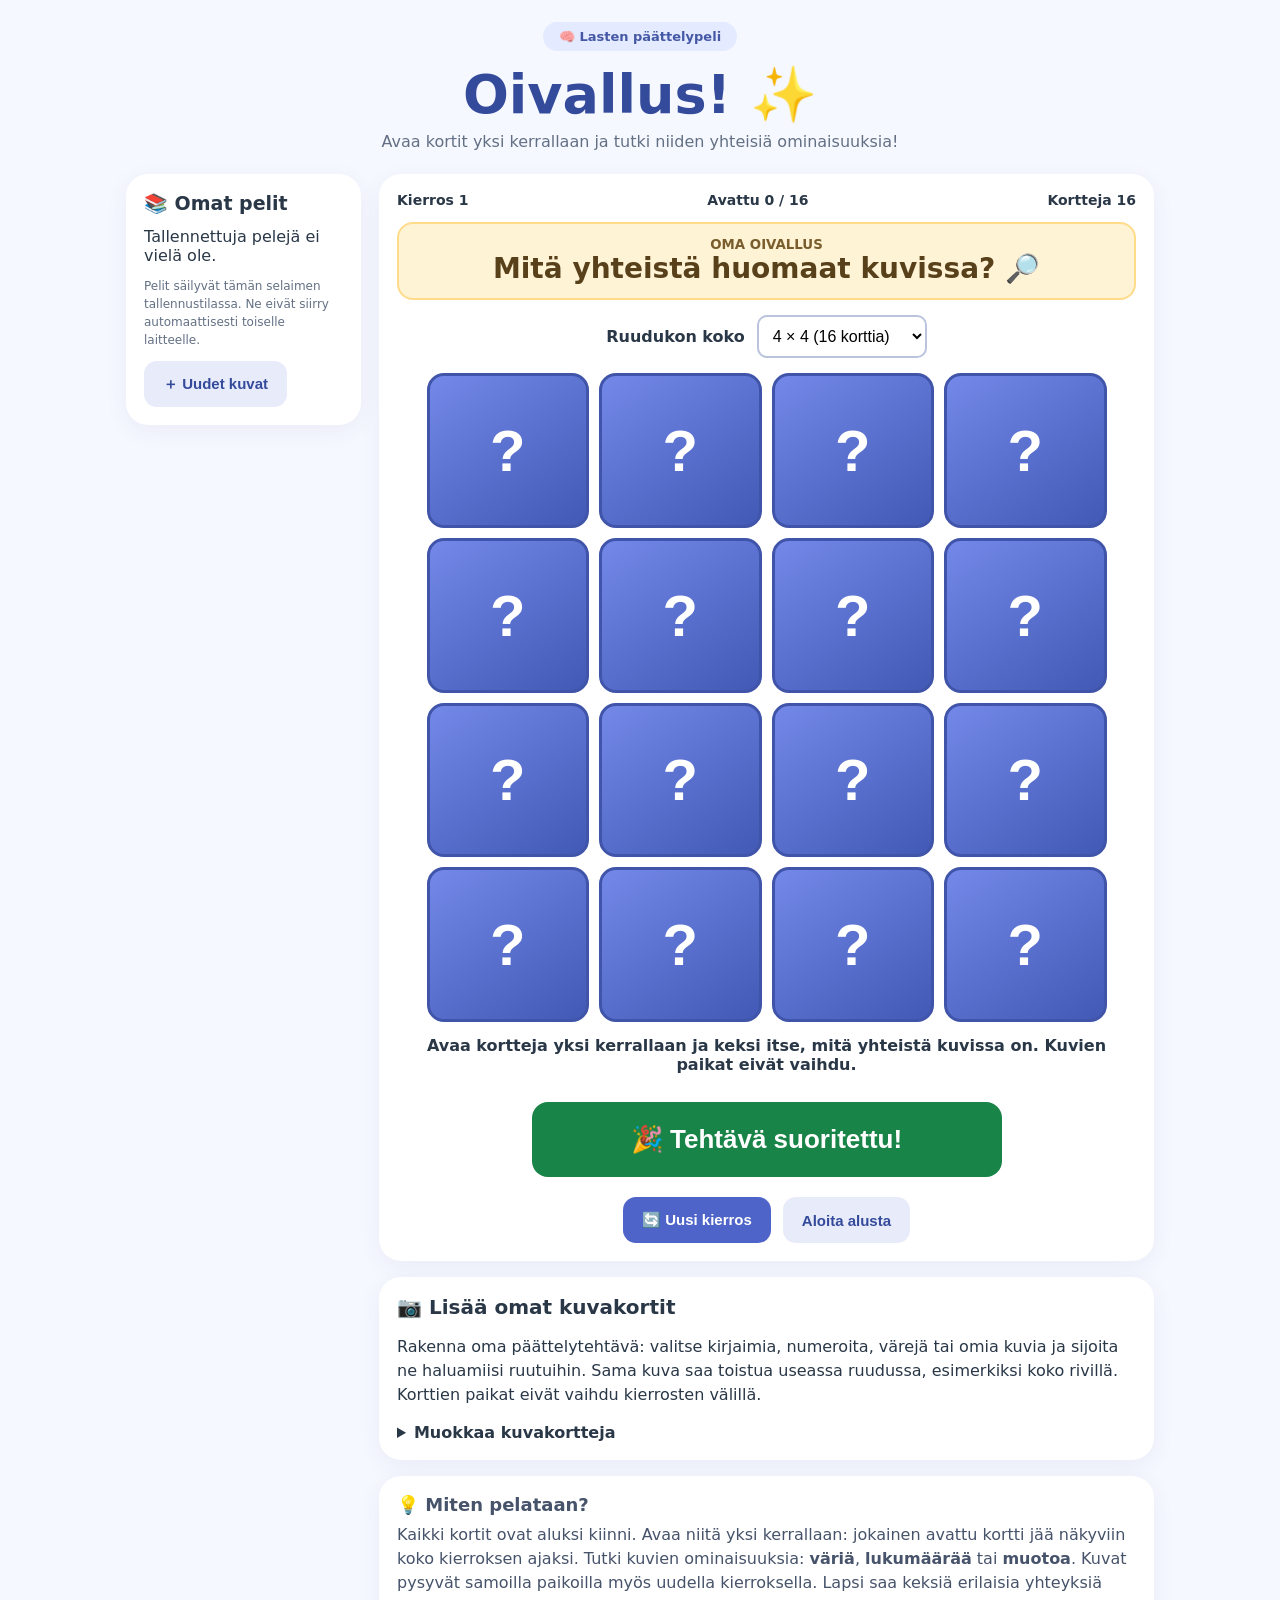
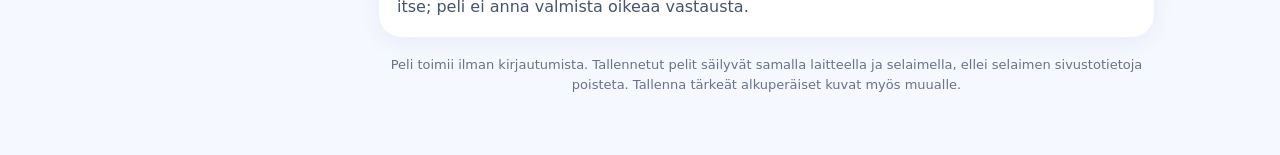
<file: index.html>
<!doctype html>
<html lang="fi">
  <head>
    <meta charset="utf-8" />
    <meta name="viewport" content="width=device-width,initial-scale=1" />
    <title>Oivallus! – lasten päättelypeli</title>
    <link rel="stylesheet" href="css/style.css" />
  </head>
  <body>
    <main>
      <header class="top">
        <span class="badge">🧠 Lasten päättelypeli</span>
        <h1>Oivallus! ✨</h1>
        <p class="intro">
          Avaa kortit yksi kerrallaan ja tutki niiden yhteisiä ominaisuuksia!
        </p>
      </header>
      <div class="layout">
        <aside class="panel library">
          <h2>📚 Omat pelit</h2>
          <div id="savedGames">Tallennettuja pelejä ei vielä ole.</div>
          <p class="library-note">
            Pelit säilyvät tämän selaimen tallennustilassa. Ne eivät siirry
            automaattisesti toiselle laitteelle.
          </p>
          <button class="action secondary" type="button" id="newSet">
            ＋ Uudet kuvat
          </button>
        </aside>
        <div class="maincol">
          <section class="panel">
            <div class="stats">
              <span id="round">Kierros 1</span
              ><span id="pairs">Avattu 0 / 16</span
              ><span id="score">Kortteja 16</span>
            </div>
            <div class="rule" aria-live="polite">
              <small>OMA OIVALLUS</small
              ><strong id="rule">Mitä yhteistä huomaat kuvissa? 🔎</strong>
            </div>
            <div class="gridchoice">
              <label for="gridSize"><b>Ruudukon koko</b></label
              ><select id="gridSize">
                <option value="4x4" selected>4 × 4 (16 korttia)</option>
                <option value="4x6">4 × 6 (24 korttia)</option>
                <option value="3x10">3 × 10 (30 korttia)</option>
              </select>
            </div>
            <div class="board" id="board" aria-label="16 kuvakorttia"></div>
            <div class="feedback" id="feedback" aria-live="polite">
              Avaa kortteja yksi kerrallaan. Jokainen kortti jää näkyviin.
            </div>
        <div class="actions">
        <button
            id="celebrateBtn"
            class="celebrate-button"
            type="button"
         >
        🎉 Tehtävä suoritettu!
        </button>

         <div class="game-buttons">
        <button class="action" id="next" type="button">
        🔄 Uusi kierros
        </button>

        <button class="action secondary" id="reset" type="button">
            Aloita alusta
        </button>
        </div>
        </div>
          </section>
          <section class="panel editor">
            <h2>📷 Lisää omat kuvakortit</h2>
            <p>Rakenna oma päättelytehtävä: valitse kirjaimia, numeroita, värejä tai omia kuvia ja sijoita ne haluamiisi ruutuihin. Sama kuva saa toistua useassa ruudussa, esimerkiksi koko rivillä. Korttien paikat eivät vaihdu kierrosten välillä.</p>
            <details id="editor">
              <summary><b>Muokkaa kuvakortteja</b></summary>
              <p>
                <label for="setName"><b>Anna pelille nimi</b></label
                ><input
                  id="setName"
                  type="text"
                  maxlength="60"
                  value="Oma kuvapeli"
                  placeholder="Esim. Eläinkortit"
                />
              </p>
              <p>
                <label for="customRule"><b>Ohjaajan oma muistiinpano (valinnainen)</b></label
                ><input
                  id="customRule"
                  type="text"
                  maxlength="90"
                  value="Vapaa päättely"
                  placeholder="Esim. Keskustelkaa väreistä ja muodoista"
                />
              </p>
              <div class="editor-tools"><label for="itemType"><b>Lisää korttikuva</b></label><select id="itemType"><option value="letter">Kirjain</option><option value="number">Numero</option><option value="color">Väri</option><option value="image">Oma kuva</option></select><label for="itemValue"><b>Kirjain tai numero</b></label><input id="itemValue" value="A" maxlength="12"/><label for="itemColor"><b>Väri</b></label><input id="itemColor" type="color" value="#e35b64"/><label for="itemFile"><b>Oma kuvatiedosto</b></label><input id="itemFile" type="file" accept="image/*"/><p class="note">Valitse sisältö ja napsauta ruutua. Voit myös vetää valmiin ruudun sisällön toiseen ruutuun tai käyttää samaa sisältöä useaan ruutuun. Tyhjennä ruutu hiiren oikealla painikkeella.</p></div><div id="uploadRows" class="editor-board"></div>
              <div class="actions">
                <button class="action" type="button" id="useCustom">
                  💾 Tallenna ja pelaa</button
                ><button class="action secondary" type="button" id="useDemo">
                  Palaa esimerkkikortteihin
                </button>
              </div>
              <p id="uploadStatus" class="note" aria-live="polite">
                Kuvat tallennetaan vain tämän selaimen paikalliseen
                tietokantaan. Niitä ei lähetetä palvelimelle.
              </p>
            </details>
          </section>
          <section class="panel how">
            <h2>💡 Miten pelataan?</h2>
            <p>
              Kaikki kortit ovat aluksi kiinni. Avaa niitä yksi kerrallaan:
              jokainen avattu kortti jää näkyviin koko kierroksen ajaksi. Tutki
              kuvien ominaisuuksia: <b>väriä</b>, <b>lukumäärää</b> tai
              <b>muotoa</b>. Kuvat pysyvät samoilla paikoilla myös uudella kierroksella.
              Lapsi saa keksiä erilaisia yhteyksiä itse; peli ei anna valmista oikeaa vastausta.
            </p>
          </section>
          <p class="hint">
            Peli toimii ilman kirjautumista. Tallennetut pelit säilyvät samalla
            laitteella ja selaimella, ellei selaimen sivustotietoja poisteta.
            Tallenna tärkeät alkuperäiset kuvat myös muualle.
          </p>
        </div>
      </div>
    </main>
    <script src="js/script.js"></script>
  </body>
</html>
</file>
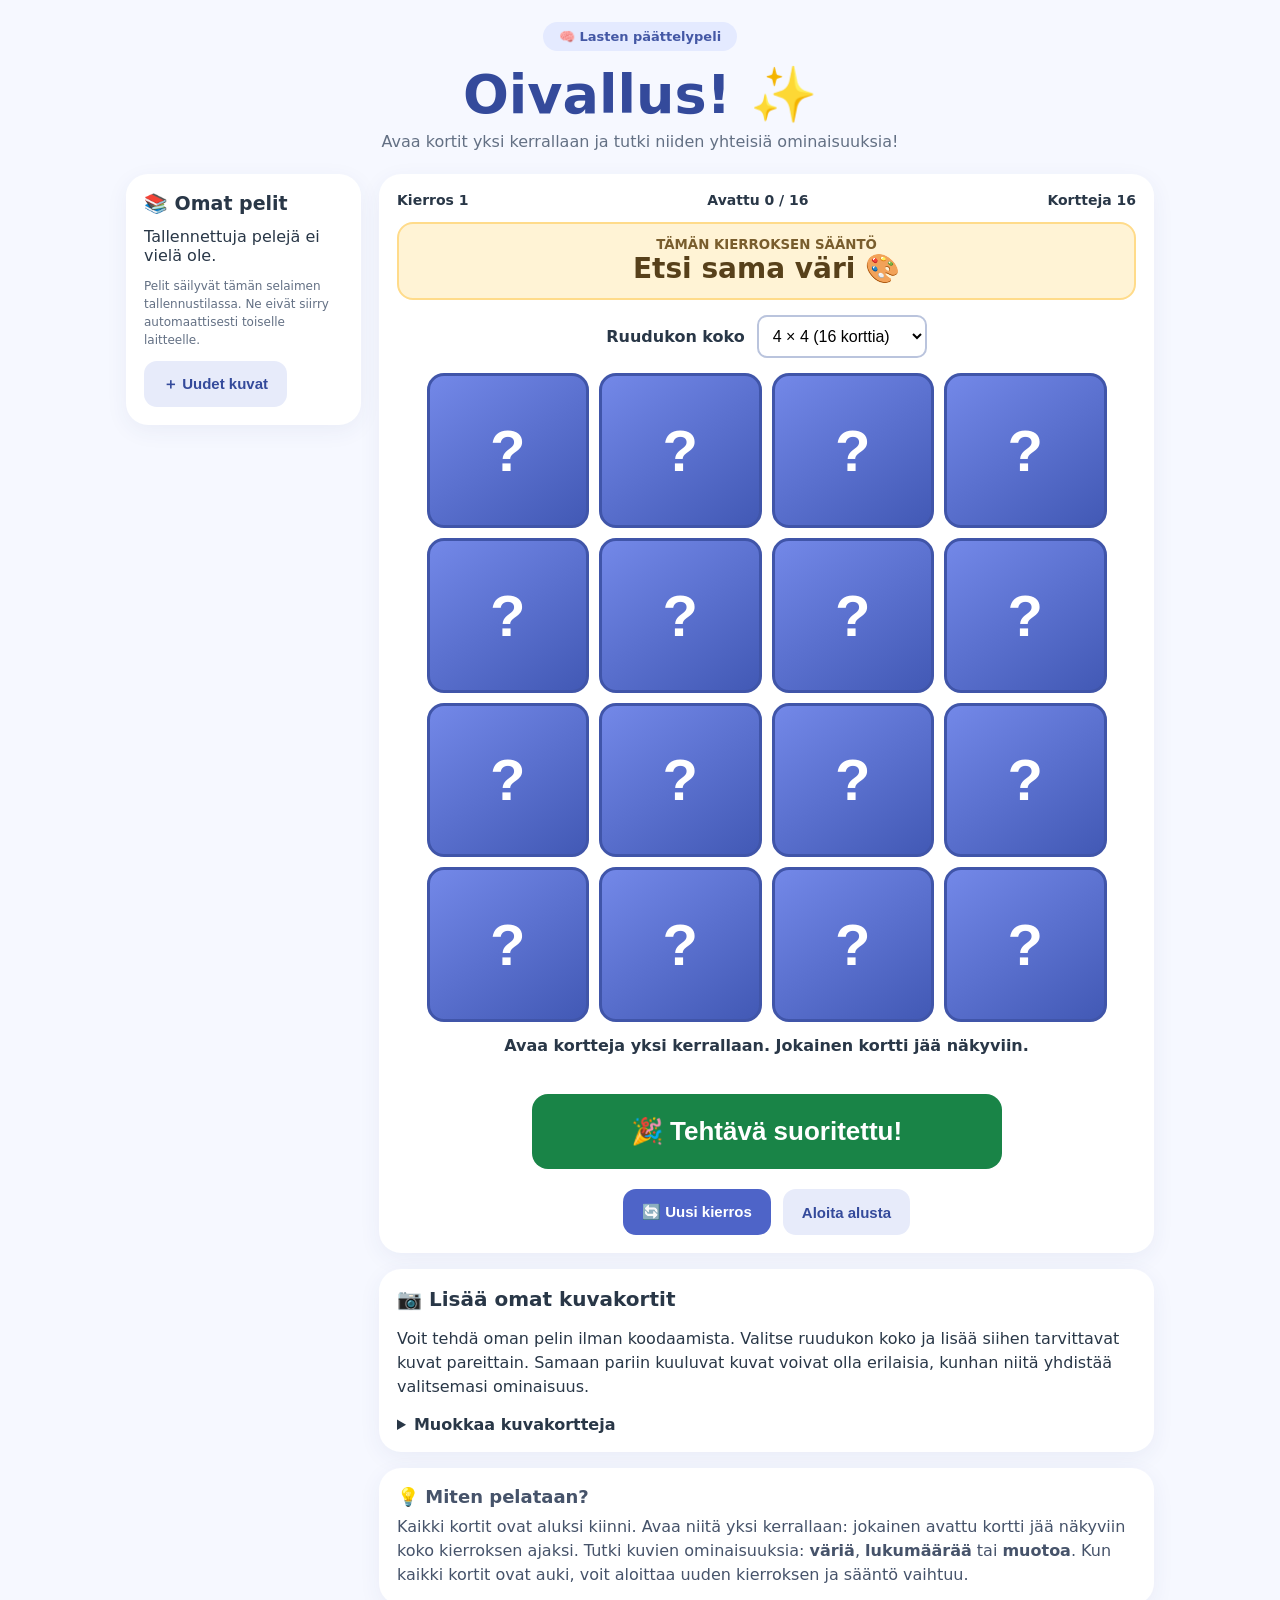
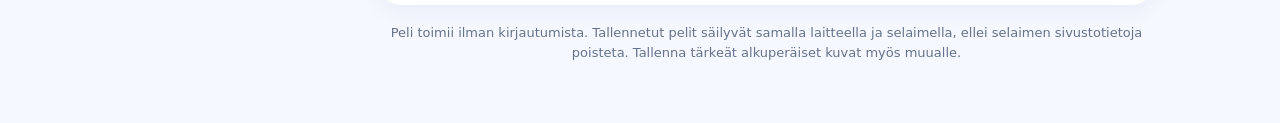
<file: oivalluspeli/index.html>
<!doctype html>
<html lang="fi">
  <head>
    <meta charset="utf-8" />
    <meta name="viewport" content="width=device-width,initial-scale=1" />
    <title>Oivallus! – lasten päättelypeli</title>
    <link rel="stylesheet" href="css/style.css" />
  </head>
  <body>
    <main>
      <header class="top">
        <span class="badge">🧠 Lasten päättelypeli</span>
        <h1>Oivallus! ✨</h1>
        <p class="intro">
          Avaa kortit yksi kerrallaan ja tutki niiden yhteisiä ominaisuuksia!
        </p>
      </header>
      <div class="layout">
        <aside class="panel library">
          <h2>📚 Omat pelit</h2>
          <div id="savedGames">Tallennettuja pelejä ei vielä ole.</div>
          <p class="library-note">
            Pelit säilyvät tämän selaimen tallennustilassa. Ne eivät siirry
            automaattisesti toiselle laitteelle.
          </p>
          <button class="action secondary" type="button" id="newSet">
            ＋ Uudet kuvat
          </button>
        </aside>
        <div class="maincol">
          <section class="panel">
            <div class="stats">
              <span id="round">Kierros 1</span
              ><span id="pairs">Avattu 0 / 12</span
              ><span id="score">Kortteja 12</span>
            </div>
            <div class="rule" aria-live="polite">
              <small>TÄMÄN KIERROKSEN SÄÄNTÖ</small
              ><strong id="rule">Etsi sama väri 🎨</strong>
            </div>
            <div class="gridchoice">
              <label for="gridSize"><b>Ruudukon koko</b></label
              ><select id="gridSize">
                <option value="4x4" selected>4 × 4 (16 korttia)</option>
                <option value="4x6">4 × 6 (24 korttia)</option>
                <option value="3x10">3 × 10 (30 korttia)</option>
              </select>
            </div>
            <div class="board" id="board" aria-label="12 kuvakorttia"></div>
            <div class="feedback" id="feedback" aria-live="polite">
              Avaa kortteja yksi kerrallaan. Jokainen kortti jää näkyviin.
            </div>
        <div class="actions">
        <button
            id="celebrateBtn"
            class="celebrate-button"
            type="button"
         >
        🎉 Tehtävä suoritettu!
        </button>

         <div class="game-buttons">
        <button class="action" id="next" type="button">
        🔄 Uusi kierros
        </button>

        <button class="action secondary" id="reset" type="button">
            Aloita alusta
        </button>
        </div>
        </div>
          </section>
          <section class="panel editor">
            <h2>📷 Lisää omat kuvakortit</h2>
            <p>
              Voit tehdä oman pelin ilman koodaamista. Valitse ruudukon koko ja
              lisää siihen tarvittavat kuvat pareittain. Samaan pariin kuuluvat
              kuvat voivat olla erilaisia, kunhan niitä yhdistää valitsemasi
              ominaisuus.
            </p>
            <details id="editor">
              <summary><b>Muokkaa kuvakortteja</b></summary>
              <p>
                <label for="setName"><b>Anna pelille nimi</b></label
                ><input
                  id="setName"
                  type="text"
                  maxlength="60"
                  value="Oma kuvapeli"
                  placeholder="Esim. Eläinkortit"
                />
              </p>
              <p>
                <label for="customRule"><b>Mitä lapsen pitää etsiä?</b></label
                ><input
                  id="customRule"
                  type="text"
                  maxlength="90"
                  value="Etsi yhteen kuuluvat kuvat 🧩"
                  placeholder="Esim. Etsi sama väri"
                />
              </p>
              <div id="uploadRows"></div>
              <div class="actions">
                <button class="action" type="button" id="useCustom">
                  💾 Tallenna ja pelaa</button
                ><button class="action secondary" type="button" id="useDemo">
                  Palaa esimerkkikortteihin
                </button>
              </div>
              <p id="uploadStatus" class="note" aria-live="polite">
                Kuvat tallennetaan vain tämän selaimen paikalliseen
                tietokantaan. Niitä ei lähetetä palvelimelle.
              </p>
            </details>
          </section>
          <section class="panel how">
            <h2>💡 Miten pelataan?</h2>
            <p>
              Kaikki kortit ovat aluksi kiinni. Avaa niitä yksi kerrallaan:
              jokainen avattu kortti jää näkyviin koko kierroksen ajaksi. Tutki
              kuvien ominaisuuksia: <b>väriä</b>, <b>lukumäärää</b> tai
              <b>muotoa</b>. Kun kaikki kortit ovat auki, voit aloittaa uuden
              kierroksen ja sääntö vaihtuu.
            </p>
          </section>
          <p class="hint">
            Peli toimii ilman kirjautumista. Tallennetut pelit säilyvät samalla
            laitteella ja selaimella, ellei selaimen sivustotietoja poisteta.
            Tallenna tärkeät alkuperäiset kuvat myös muualle.
          </p>
        </div>
      </div>
    </main>
    <script src="js/script.js"></script>
  </body>
</html>
</file>
<file: css/style.css>
:root {
  font-family:
    system-ui,
    -apple-system,
    sans-serif;
  color: #293747;
  background: #f6f8ff;
}
* {
  box-sizing: border-box;
}
body {
  margin: 0;
}
main {
  max-width: 1060px;
  margin: auto;
  padding: 22px 16px 48px;
}
.layout {
  display: grid;
  grid-template-columns: 235px minmax(0, 1fr);
  gap: 18px;
  align-items: start;
}
.maincol {
  min-width: 0;
}
.library {
  position: sticky;
  top: 12px;
}
.library h2 {
  margin: 0 0 12px;
  font-size: 19px;
}
.saved-item {
  display: flex;
  gap: 5px;
  align-items: center;
  margin: 7px 0;
}
.saved-item button {
  border: 0;
  border-radius: 9px;
  padding: 10px;
  cursor: pointer;
  min-height: 42px;
}
.saved-open {
  flex: 1;
  text-align: left;
  background: #e7ebfa;
  color: #344a9b;
  font-weight: 700;
  overflow-wrap: anywhere;
}
.saved-delete {
  background: #fff0f0;
  color: #9b3030;
}
.library-note {
  font-size: 12px;
  color: #637084;
}
.active-set {
  background: #d7f5e5 !important;
  color: #20633e !important;
}
@media (max-width: 700px) {
  .layout {
    grid-template-columns: 1fr;
  }
  .library {
    position: static;
    order: 2;
  }
  .maincol {
    order: 1;
  }
}
.top {
  text-align: center;
}
.badge {
  display: inline-block;
  background: #e4eaff;
  color: #4458a5;
  padding: 7px 16px;
  border-radius: 30px;
  font-weight: 700;
  font-size: 13px;
}
h1 {
  font-size: clamp(34px, 7vw, 54px);
  margin: 12px 0 4px;
  color: #344a9b;
}
p {
  line-height: 1.5;
}
.intro {
  margin: 0 0 20px;
  color: #637084;
}
.panel {
  background: white;
  border-radius: 22px;
  padding: 18px;
  box-shadow: 0 6px 22px #283d7810;
}
.stats {
  display: flex;
  justify-content: space-between;
  gap: 8px;
  font-weight: 750;
  font-size: 14px;
  margin-bottom: 14px;
}
.rule {
  background: #fff3d5;
  border: 2px solid #ffdb8a;
  border-radius: 16px;
  padding: 13px;
  text-align: center;
  margin-bottom: 15px;
}
.rule small {
  display: block;
  color: #795d2d;
  font-weight: 700;
}
.rule strong {
  font-size: clamp(20px, 5vw, 28px);
  color: #57401a;
}
.board {
  display: grid;
  grid-template-columns: repeat(3, minmax(0, 1fr));
  gap: 10px;
  max-width: 680px;
  margin: auto;
}
.card {
  position: relative;
  aspect-ratio: 1.05;
  border: 3px solid #dfe5f2;
  border-radius: 17px;
  background: #fff;
  display: flex;
  align-items: center;
  justify-content: center;
  cursor: pointer;
  transition:
    transform 0.12s,
    border-color 0.12s;
  min-width: 0;
  padding: 5px;
}
.card:focus-visible {
  outline: 4px solid #345ae0;
  outline-offset: 2px;
}
.card:not(.selected):not(.matched) {
  background: linear-gradient(145deg, #7388e8, #4259b5);
  border-color: #4055a9;
}
.card:not(.selected):not(.matched)::before {
  content: "?";
  font-size: clamp(30px, 8vw, 58px);
  font-weight: 900;
  color: white;
}
.card:not(.selected):not(.matched) svg {
  display: none;
}
.card.selected {
  border-color: #6378ed;
  background: #f0f3ff;
  transform: scale(0.97);
}
.card.matched {
  background: #e4f8e8;
  border-color: #6ac08a;
  cursor: default;
}
.card svg,
.card img {
  width: 100%;
  height: 100%;
  object-fit: contain;
  border-radius: 10px;
}
.card:not(.selected):not(.matched) img {
  display: none;
}
.card.matched:after {
  content: "✓";
  position: absolute;
  right: 5px;
  top: 2px;
  font-weight: 900;
  color: #25864d;
  font-size: 20px;
}
.feedback {
  min-height: 48px;
  text-align: center;
  font-weight: 750;
  padding: 14px 3px 4px;
}
.actions {
  display: flex;
  justify-content: center;
  gap: 10px;
  flex-wrap: wrap;
  margin-top: 12px;
}
button.action {
  border: 0;
  border-radius: 13px;
  padding: 13px 19px;
  font-weight: 800;
  font-size: 15px;
  background: #4e64c8;
  color: white;
  cursor: pointer;
  min-height: 46px;
}
.action.secondary {
  background: #e7ebfa;
  color: #344a9b;
}
.hint {
  font-size: 13px;
  color: #66738b;
  text-align: center;
  margin-top: 18px;
}
.how {
  margin-top: 16px;
  color: #46536a;
}
.how h2 {
  font-size: 18px;
  margin: 0 0 8px;
}
.how p {
  margin: 0;
}
.complete {
  color: #207346;
}
@media (max-width: 400px) {
  main {
    padding: 14px 10px;
  }
  .panel {
    padding: 12px;
  }
  .board {
    gap: 7px;
  }
  .card {
    border-radius: 12px;
  }
  .stats {
    font-size: 12px;
  }
}
.gridchoice {
  display: flex;
  align-items: center;
  justify-content: center;
  gap: 12px;
  flex-wrap: wrap;
  margin-bottom: 15px;
}
.gridchoice select {
  font-size: 16px;
  padding: 10px;
  border: 2px solid #bac4dd;
  border-radius: 10px;
  background: white;
}
.board[data-cols="4"] {
  grid-template-columns: repeat(4, minmax(0, 1fr));
}
.board[data-cols="3"] {
  grid-template-columns: repeat(3, minmax(0, 1fr));
}
.editor {
  margin-top: 16px;
}
.editor h2 {
  margin: 0 0 8px;
  font-size: 20px;
}
.editor details {
  margin-top: 12px;
}
.pairrow {
  display: grid;
  grid-template-columns: repeat(2, minmax(0, 1fr));
  gap: 10px;
  padding: 12px 0;
  border-bottom: 1px solid #e3e7f1;
}
.pairrow strong {
  grid-column: 1/-1;
}
.pairrow label {
  font-size: 13px;
  font-weight: 700;
  min-width: 0;
}
.pairrow input {
  display: block;
  width: 100%;
  font-size: 12px;
  margin-top: 5px;
}
.pairrow img {
  display: block;
  max-height: 90px;
  max-width: 100%;
  margin-top: 6px;
}
.editor input[type="text"] {
  width: 100%;
  padding: 10px;
  border: 1px solid #bac4dd;
  border-radius: 10px;
  font-size: 16px;
}
.editor .note {
  font-size: 13px;
  color: #637084;
}
.editor .actions {
  justify-content: flex-start;
}
@media (max-width: 400px) {
  .pairrow {
    gap: 6px;
  }
}
.celebrate-button {
  display: block;
  width: 100%;
  max-width: 420px;
  margin: 20px auto;
  padding: 20px 30px;
  background-color: #198447;
  color: white;
  border: none;
  border-radius: 16px;
  font-size: 24px;
  font-weight: bold;
  cursor: pointer;
}

.celebrate-button:hover {
  background-color: #126b39;
}
/* Pelin painikkeiden asettelu */
.actions {
  display: flex;
  flex-direction: column;
  align-items: center;
  gap: 20px;
  margin-top: 24px;
}

/* Uusi kierros ja Aloita alusta vierekkäin */
.game-buttons {
  display: flex;
  justify-content: center;
  flex-wrap: wrap;
  gap: 12px;
  width: 100%;
}

/* Vihreä juhlapainike */
.celebrate-button {
  display: block;
  width: 100%;
  max-width: 470px;
  padding: 22px 30px;
  margin: 0;
  background-color: #198447;
  color: white;
  border: none;
  border-radius: 16px;
  font-size: 26px;
  font-weight: bold;
  cursor: pointer;
  text-align: center;
}

.celebrate-button:hover {
  background-color: #126b39;
}

/* Koko näytön juhla-animaatio */

.celebration-overlay {
  position: fixed;
  inset: 0;
  z-index: 9999;
  overflow: hidden;
  pointer-events: auto;
  background: rgba(255, 255, 255, 0.12);
}

.celebration-message {
  position: absolute;
  top: 40%;
  left: 50%;
  transform: translate(-50%, -50%);
  width: 90%;
  text-align: center;
  font-size: clamp(30px, 6vw, 65px);
  font-weight: 900;
  color: #198447;
  text-shadow: 2px 3px 0 white;
  z-index: 2;
  animation: celebration-pop 0.7s ease-out;
}

.confetti {
  position: absolute;
  top: -40px;
  width: 16px;
  height: 24px;
  border-radius: 3px;
  animation: confetti-fall 4s linear forwards;
}

.confetti.streamer {
  width: 10px;
  height: 65px;
  border-radius: 50%;
  transform: rotate(20deg);
}

@keyframes confetti-fall {
  0% {
    top: -80px;
    transform: translateY(0) rotate(0deg);
    opacity: 1;
  }

  100% {
    top: 110%;
    transform: translateY(0) rotate(1080deg);
    opacity: 0;
  }
}

@keyframes celebration-pop {
  0% {
    transform: translate(-50%, -50%) scale(0.2);
    opacity: 0;
  }

  70% {
    transform: translate(-50%, -50%) scale(1.15);
    opacity: 1;
  }

  100% {
    transform: translate(-50%, -50%) scale(1);
  }
}

/* Tehtavaeditorin pysyva ruudukko */
.editor-tools{display:grid;gap:9px;margin:16px 0}.editor-tools input,.editor-tools select{max-width:100%;min-width:0}.editor-board{display:grid;gap:8px;margin:16px 0}.editor-cell{aspect-ratio:1;min-width:0;border:2px dashed #b5a8db;border-radius:12px;background:#f7f3ff;display:flex;align-items:center;justify-content:center;font-size:clamp(20px,3vw,38px);cursor:pointer;overflow:hidden}.editor-cell img{width:100%;height:100%;object-fit:contain}.symbol-card{font-size:clamp(24px,4vw,56px);font-weight:800}.color-card{display:block;width:65%;aspect-ratio:1;border-radius:50%;border:2px solid #ffffff55}.editor-cell .color-card{width:65%}.editor-cell:focus-visible{outline:3px solid #6c58c7;outline-offset:2px}

/* Suljettu kortti nayttaa vain CSS:n kysymysmerkin. */
.card:not(.selected):not(.matched) { color: transparent; }
</file>
<file: oivalluspeli/css/style.css>
:root {
  font-family:
    system-ui,
    -apple-system,
    sans-serif;
  color: #293747;
  background: #f6f8ff;
}
* {
  box-sizing: border-box;
}
body {
  margin: 0;
}
main {
  max-width: 1060px;
  margin: auto;
  padding: 22px 16px 48px;
}
.layout {
  display: grid;
  grid-template-columns: 235px minmax(0, 1fr);
  gap: 18px;
  align-items: start;
}
.maincol {
  min-width: 0;
}
.library {
  position: sticky;
  top: 12px;
}
.library h2 {
  margin: 0 0 12px;
  font-size: 19px;
}
.saved-item {
  display: flex;
  gap: 5px;
  align-items: center;
  margin: 7px 0;
}
.saved-item button {
  border: 0;
  border-radius: 9px;
  padding: 10px;
  cursor: pointer;
  min-height: 42px;
}
.saved-open {
  flex: 1;
  text-align: left;
  background: #e7ebfa;
  color: #344a9b;
  font-weight: 700;
  overflow-wrap: anywhere;
}
.saved-delete {
  background: #fff0f0;
  color: #9b3030;
}
.library-note {
  font-size: 12px;
  color: #637084;
}
.active-set {
  background: #d7f5e5 !important;
  color: #20633e !important;
}
@media (max-width: 700px) {
  .layout {
    grid-template-columns: 1fr;
  }
  .library {
    position: static;
    order: 2;
  }
  .maincol {
    order: 1;
  }
}
.top {
  text-align: center;
}
.badge {
  display: inline-block;
  background: #e4eaff;
  color: #4458a5;
  padding: 7px 16px;
  border-radius: 30px;
  font-weight: 700;
  font-size: 13px;
}
h1 {
  font-size: clamp(34px, 7vw, 54px);
  margin: 12px 0 4px;
  color: #344a9b;
}
p {
  line-height: 1.5;
}
.intro {
  margin: 0 0 20px;
  color: #637084;
}
.panel {
  background: white;
  border-radius: 22px;
  padding: 18px;
  box-shadow: 0 6px 22px #283d7810;
}
.stats {
  display: flex;
  justify-content: space-between;
  gap: 8px;
  font-weight: 750;
  font-size: 14px;
  margin-bottom: 14px;
}
.rule {
  background: #fff3d5;
  border: 2px solid #ffdb8a;
  border-radius: 16px;
  padding: 13px;
  text-align: center;
  margin-bottom: 15px;
}
.rule small {
  display: block;
  color: #795d2d;
  font-weight: 700;
}
.rule strong {
  font-size: clamp(20px, 5vw, 28px);
  color: #57401a;
}
.board {
  display: grid;
  grid-template-columns: repeat(3, minmax(0, 1fr));
  gap: 10px;
  max-width: 680px;
  margin: auto;
}
.card {
  position: relative;
  aspect-ratio: 1.05;
  border: 3px solid #dfe5f2;
  border-radius: 17px;
  background: #fff;
  display: flex;
  align-items: center;
  justify-content: center;
  cursor: pointer;
  transition:
    transform 0.12s,
    border-color 0.12s;
  min-width: 0;
  padding: 5px;
}
.card:focus-visible {
  outline: 4px solid #345ae0;
  outline-offset: 2px;
}
.card:not(.selected):not(.matched) {
  background: linear-gradient(145deg, #7388e8, #4259b5);
  border-color: #4055a9;
}
.card:not(.selected):not(.matched)::before {
  content: "?";
  font-size: clamp(30px, 8vw, 58px);
  font-weight: 900;
  color: white;
}
.card:not(.selected):not(.matched) svg {
  display: none;
}
.card.selected {
  border-color: #6378ed;
  background: #f0f3ff;
  transform: scale(0.97);
}
.card.matched {
  background: #e4f8e8;
  border-color: #6ac08a;
  cursor: default;
}
.card svg,
.card img {
  width: 100%;
  height: 100%;
  object-fit: contain;
  border-radius: 10px;
}
.card:not(.selected):not(.matched) img {
  display: none;
}
.card.matched:after {
  content: "✓";
  position: absolute;
  right: 5px;
  top: 2px;
  font-weight: 900;
  color: #25864d;
  font-size: 20px;
}
.feedback {
  min-height: 48px;
  text-align: center;
  font-weight: 750;
  padding: 14px 3px 4px;
}
.actions {
  display: flex;
  justify-content: center;
  gap: 10px;
  flex-wrap: wrap;
  margin-top: 12px;
}
button.action {
  border: 0;
  border-radius: 13px;
  padding: 13px 19px;
  font-weight: 800;
  font-size: 15px;
  background: #4e64c8;
  color: white;
  cursor: pointer;
  min-height: 46px;
}
.action.secondary {
  background: #e7ebfa;
  color: #344a9b;
}
.hint {
  font-size: 13px;
  color: #66738b;
  text-align: center;
  margin-top: 18px;
}
.how {
  margin-top: 16px;
  color: #46536a;
}
.how h2 {
  font-size: 18px;
  margin: 0 0 8px;
}
.how p {
  margin: 0;
}
.complete {
  color: #207346;
}
@media (max-width: 400px) {
  main {
    padding: 14px 10px;
  }
  .panel {
    padding: 12px;
  }
  .board {
    gap: 7px;
  }
  .card {
    border-radius: 12px;
  }
  .stats {
    font-size: 12px;
  }
}
.gridchoice {
  display: flex;
  align-items: center;
  justify-content: center;
  gap: 12px;
  flex-wrap: wrap;
  margin-bottom: 15px;
}
.gridchoice select {
  font-size: 16px;
  padding: 10px;
  border: 2px solid #bac4dd;
  border-radius: 10px;
  background: white;
}
.board[data-cols="4"] {
  grid-template-columns: repeat(4, minmax(0, 1fr));
}
.board[data-cols="3"] {
  grid-template-columns: repeat(3, minmax(0, 1fr));
}
.editor {
  margin-top: 16px;
}
.editor h2 {
  margin: 0 0 8px;
  font-size: 20px;
}
.editor details {
  margin-top: 12px;
}
.pairrow {
  display: grid;
  grid-template-columns: repeat(2, minmax(0, 1fr));
  gap: 10px;
  padding: 12px 0;
  border-bottom: 1px solid #e3e7f1;
}
.pairrow strong {
  grid-column: 1/-1;
}
.pairrow label {
  font-size: 13px;
  font-weight: 700;
  min-width: 0;
}
.pairrow input {
  display: block;
  width: 100%;
  font-size: 12px;
  margin-top: 5px;
}
.pairrow img {
  display: block;
  max-height: 90px;
  max-width: 100%;
  margin-top: 6px;
}
.editor input[type="text"] {
  width: 100%;
  padding: 10px;
  border: 1px solid #bac4dd;
  border-radius: 10px;
  font-size: 16px;
}
.editor .note {
  font-size: 13px;
  color: #637084;
}
.editor .actions {
  justify-content: flex-start;
}
@media (max-width: 400px) {
  .pairrow {
    gap: 6px;
  }
}
.celebrate-button {
  display: block;
  width: 100%;
  max-width: 420px;
  margin: 20px auto;
  padding: 20px 30px;
  background-color: #198447;
  color: white;
  border: none;
  border-radius: 16px;
  font-size: 24px;
  font-weight: bold;
  cursor: pointer;
}

.celebrate-button:hover {
  background-color: #126b39;
}
/* Pelin painikkeiden asettelu */
.actions {
  display: flex;
  flex-direction: column;
  align-items: center;
  gap: 20px;
  margin-top: 24px;
}

/* Uusi kierros ja Aloita alusta vierekkäin */
.game-buttons {
  display: flex;
  justify-content: center;
  flex-wrap: wrap;
  gap: 12px;
  width: 100%;
}

/* Vihreä juhlapainike */
.celebrate-button {
  display: block;
  width: 100%;
  max-width: 470px;
  padding: 22px 30px;
  margin: 0;
  background-color: #198447;
  color: white;
  border: none;
  border-radius: 16px;
  font-size: 26px;
  font-weight: bold;
  cursor: pointer;
  text-align: center;
}

.celebrate-button:hover {
  background-color: #126b39;
}

/* Koko näytön juhla-animaatio */

.celebration-overlay {
  position: fixed;
  inset: 0;
  z-index: 9999;
  overflow: hidden;
  pointer-events: auto;
  background: rgba(255, 255, 255, 0.12);
}

.celebration-message {
  position: absolute;
  top: 40%;
  left: 50%;
  transform: translate(-50%, -50%);
  width: 90%;
  text-align: center;
  font-size: clamp(30px, 6vw, 65px);
  font-weight: 900;
  color: #198447;
  text-shadow: 2px 3px 0 white;
  z-index: 2;
  animation: celebration-pop 0.7s ease-out;
}

.confetti {
  position: absolute;
  top: -40px;
  width: 16px;
  height: 24px;
  border-radius: 3px;
  animation: confetti-fall 4s linear forwards;
}

.confetti.streamer {
  width: 10px;
  height: 65px;
  border-radius: 50%;
  transform: rotate(20deg);
}

@keyframes confetti-fall {
  0% {
    top: -80px;
    transform: translateY(0) rotate(0deg);
    opacity: 1;
  }

  100% {
    top: 110%;
    transform: translateY(0) rotate(1080deg);
    opacity: 0;
  }
}

@keyframes celebration-pop {
  0% {
    transform: translate(-50%, -50%) scale(0.2);
    opacity: 0;
  }

  70% {
    transform: translate(-50%, -50%) scale(1.15);
    opacity: 1;
  }

  100% {
    transform: translate(-50%, -50%) scale(1);
  }
}
</file>
